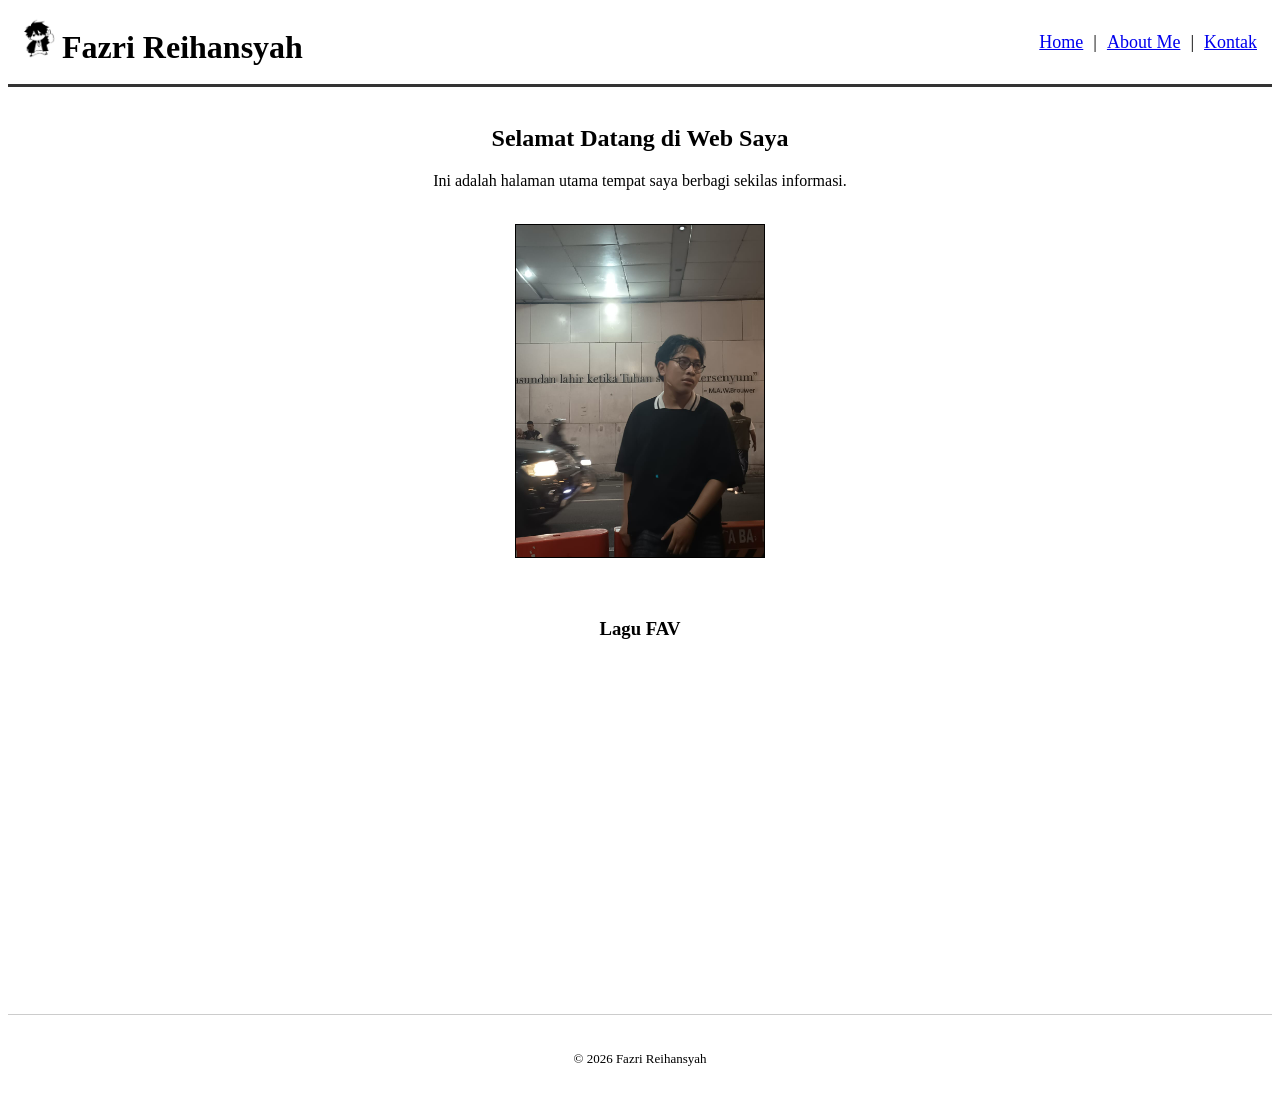
<file: PL1/Index.HTML>
<!DOCTYPE html>
<html lang="id">
<head>
  <meta charset="UTF-8">
  <meta name="viewport" content="width=device-width, initial-scale=1.0">
  <title>Home - Fazri Reihansyah</title>
  <link rel="icon" href="image/Jempol.jpg" type="image/png">
</head>

  <table width="100%" border="0" cellpadding="10" cellspacing="0">
    <tr>
      <td align="left" valign="middle">
        <img src="image/Jempol.jpg" alt="Logo" width="40" height="40">
        <font size="6"><b>Fazri Reihansyah</b></font>
      </td>
      <td align="right" valign="middle">
      <font size="4">
        <table border="0" cellpadding="5" cellspacing="0">
          <tr>
            <td><a href="Index.HTML">Home</a></td>
            <td>|</td>
            <td><a href="Aboutme.html">About Me</a></td>
            <td>|</td>
            <td><a href="Kontak.html">Kontak</a></td>
          </tr>
        </table>
      </font>
    </td>
    </tr>
  </table>

  <hr size="3" color="#333333">

  <table width="100%" border="0" cellpadding="10" cellspacing="0">
    <tr>
      <td align="center">
        <h2>Selamat Datang di Web Saya</h2>
        <p>Ini adalah halaman utama tempat saya berbagi sekilas informasi.</p>
        <br>
        <img src="image/Fazribandung.jpg" alt="Foto Utama" width="20%" border="1">
      </td>
    </tr>
    <tr>
      <td align="center">
        <br>
        <h3>Lagu FAV</h3>
        <iframe 
          width="560" 
          height="315" 
          src="https://www.youtube.com/embed/qQDaxjLReck?si=co1IRNiTsRSUTHeN" 
          title="YouTube video player" 
          frameborder="0" 
          allow="accelerometer; autoplay; clipboard-write; encrypted-media; gyroscope; picture-in-picture; web-share" 
          referrerpolicy="strict-origin-when-cross-origin" 
          allowfullscreen>
        </iframe>
      </td>
    </tr>
  </table>

  <br><hr size="1" color="#cccccc">

  <table width="100%" border="0" cellpadding="10" cellspacing="0">
    <tr>
      <td align="center">
        <p><font size="2">&copy; 2026 Fazri Reihansyah</font></p>
      </td>
    </tr>
  </table>

</body>
</html>
</file>
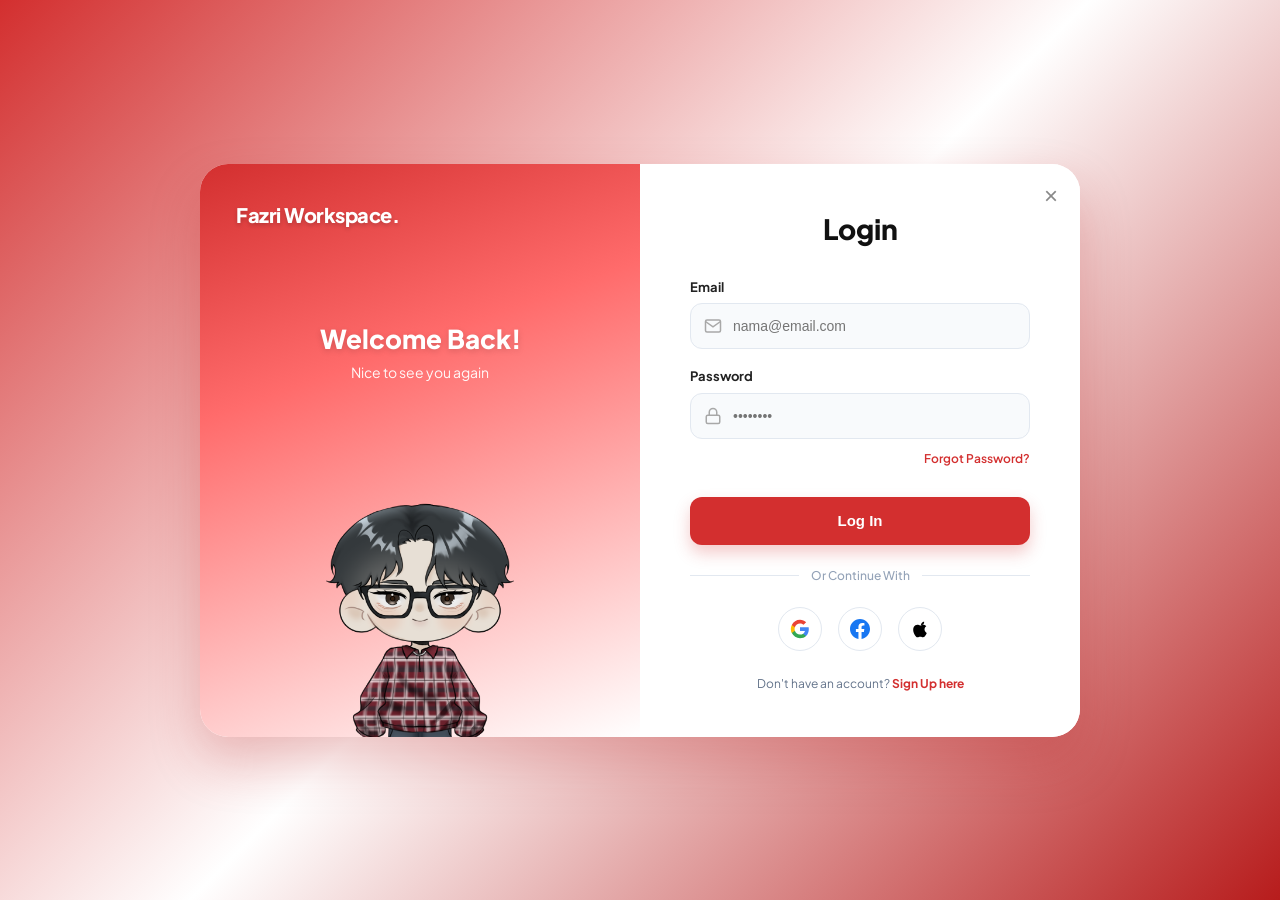
<file: Fazri/uts.html>
<!DOCTYPE html>
<html lang="id">
<head>
  <meta charset="UTF-8">
  <meta name="viewport" content="width=device-width, initial-scale=1.0">
  <title>Login - Fazri Reihansyah</title>
  <link rel="stylesheet" href="uts.css">
  <link rel="preconnect" href="https://fonts.googleapis.com">
  <link rel="preconnect" href="https://fonts.gstatic.com" crossorigin>
  <link href="https://fonts.googleapis.com/css2?family=Plus+Jakarta+Sans:wght@400;500;600;700;800&display=swap" 
  rel="stylesheet">
   <link rel="icon" href="ajiaji.png" type="image/png">
</head>
<body>
  <div class="page-background">
    <main class="login-card">
      <button type="button" class="close-btn" aria-label="Close modal">&times;</button>
      
      <section class="branding-section">
        <div class="branding-header">
          <span class="brand-name">Fazri Workspace.</span>
        </div>
        
        <div class="welcome-text">
          <h2>Welcome Back!</h2>
          <p>Nice to see you again</p>
        </div>

        <div class="peeking-container">
          <img src="ajiaji.png" alt="Fazri Anime Character" class="peeking-img">
        </div>
      </section>

      <section class="form-section">
        <div class="form-wrapper">
          <h1 class="form-title">Login</h1>

          <form class="login-form" action="#" method="POST">
            <div class="form-group">
              <label for="email">Email</label>
              <div class="input-with-icon">
                <svg class="input-icon" viewBox="0 0 24 24" fill="none" stroke="currentColor" stroke-width="2">
                  <path d="M4 4h16c1.1 0 2 .9 2 2v12c0 1.1-.9 2-2 2H4c-1.1 0-2-.9-2-2V6c0-1.1.9-2 2-2z"/>
                  <polyline points="22,6 12,13 2,6"/>
                </svg>
                <input type="email" id="email" name="email" placeholder="nama@email.com" required autocomplete="email">
              </div>
            </div>

            <div class="form-group">
              <label for="password">Password</label>
              <div class="input-with-icon">
                <svg class="input-icon" viewBox="0 0 24 24" fill="none" stroke="currentColor" stroke-width="2">
                  <rect x="3" y="11" width="18" height="11" rx="2" ry="2"/>
                  <path d="M7 11V7a5 5 0 0 1 10 0v4"/>
                </svg>
                <input type="password" id="password" name="password" placeholder="••••••••" required autocomplete="current-password">
              </div>
              <div class="forgot-wrapper">
                <a href="#" class="forgot-link">Forgot Password?</a>
              </div>
            </div>

            <button type="submit" class="btn-submit">Log In</button>

            <div class="divider">
              <span>Or Continue With</span>
            </div>

            <div class="sso-group">
              <button type="button" class="sso-btn" aria-label="Sign in with Google">
                <svg viewBox="0 0 24 24" width="20" height="20">
                  <path d="M22.56 12.25c0-.78-.07-1.53-.2-2.25H12v4.26h5.92c-.26 1.37-1.04 2.53-2.21 3.31v2.77h3.57c2.08-1.92 3.28-4.74 3.28-8.09z" fill="#4285F4"/>
                  <path d="M12 23c2.97 0 5.46-.98 7.28-2.66l-3.57-2.77c-.98.66-2.23 1.06-3.71 1.06-2.86 0-5.29-1.93-6.16-4.53H2.18v2.84C3.99 20.53 7.7 23 12 23z" fill="#34A853"/>
                  <path d="M5.84 14.09c-.22-.66-.35-1.36-.35-2.09s.13-1.43.35-2.09V7.06H2.18C1.43 8.55 1 10.22 1 12s.43 3.45 1.18 4.94l2.85-2.22.81-.63z" fill="#FBBC05"/>
                  <path d="M12 5.38c1.62 0 3.06.56 4.21 1.64l3.15-3.15C17.45 2.09 14.97 1 12 1 7.7 1 3.99 3.47 2.18 7.06l3.66 2.84c.87-2.6 3.3-4.52 6.16-4.52z" fill="#EA4335"/>
                </svg>
              </button>
              <button type="button" class="sso-btn" aria-label="Sign in with Facebook">
                <svg viewBox="0 0 24 24" width="20" height="20" fill="#1877F2">
                  <path d="M24 12.073c0-6.627-5.373-12-12-12s-12 5.373-12 12c0 5.99 4.388 10.954 10.125 11.854v-8.385H7.078v-3.47h3.047V9.43c0-3.007 1.792-4.669 4.533-4.669 1.312 0 2.686.235 2.686.235v2.953H15.83c-1.491 0-1.956.925-1.956 1.874v2.25h3.328l-.532 3.47h-2.796v8.385C19.612 23.027 24 18.062 24 12.073z"/>
                </svg>
              </button>
              <button type="button" class="sso-btn" aria-label="Sign in with Apple">
                <svg viewBox="0 0 24 24" width="20" height="20" fill="#000000">
                  <path d="M18.71 19.5c-.83 1.24-1.71 2.45-3.05 2.47-1.34.03-1.77-.79-3.29-.79-1.53 0-2 .77-3.27.82-1.31.05-2.3-1.32-3.14-2.53C4.25 17 2.94 12.45 4.7 9.39c.87-1.52 2.43-2.48 4.12-2.51 1.28-.02 2.5.87 3.29.87.78 0 2.26-1.07 3.81-.91.65.03 2.47.26 3.64 1.98-.09.06-2.17 1.28-2.15 3.81.03 3.02 2.65 4.03 2.68 4.04-.03.07-.42 1.44-1.38 2.83M15.97 6.32c.67-.82 1.12-1.96.99-3.1-.97.04-2.14.65-2.83 1.46-.61.72-1.15 1.88-.99 3 1.08.08 2.16-.54 2.83-1.36z"/>
                </svg>
              </button>
            </div>

            <p class="register-text">
              Don't have an account? <a href="#">Sign Up here</a>
            </p>
          </form>
        </div>
      </section>
    </main>
  </div>
</body>
</html>
</file>
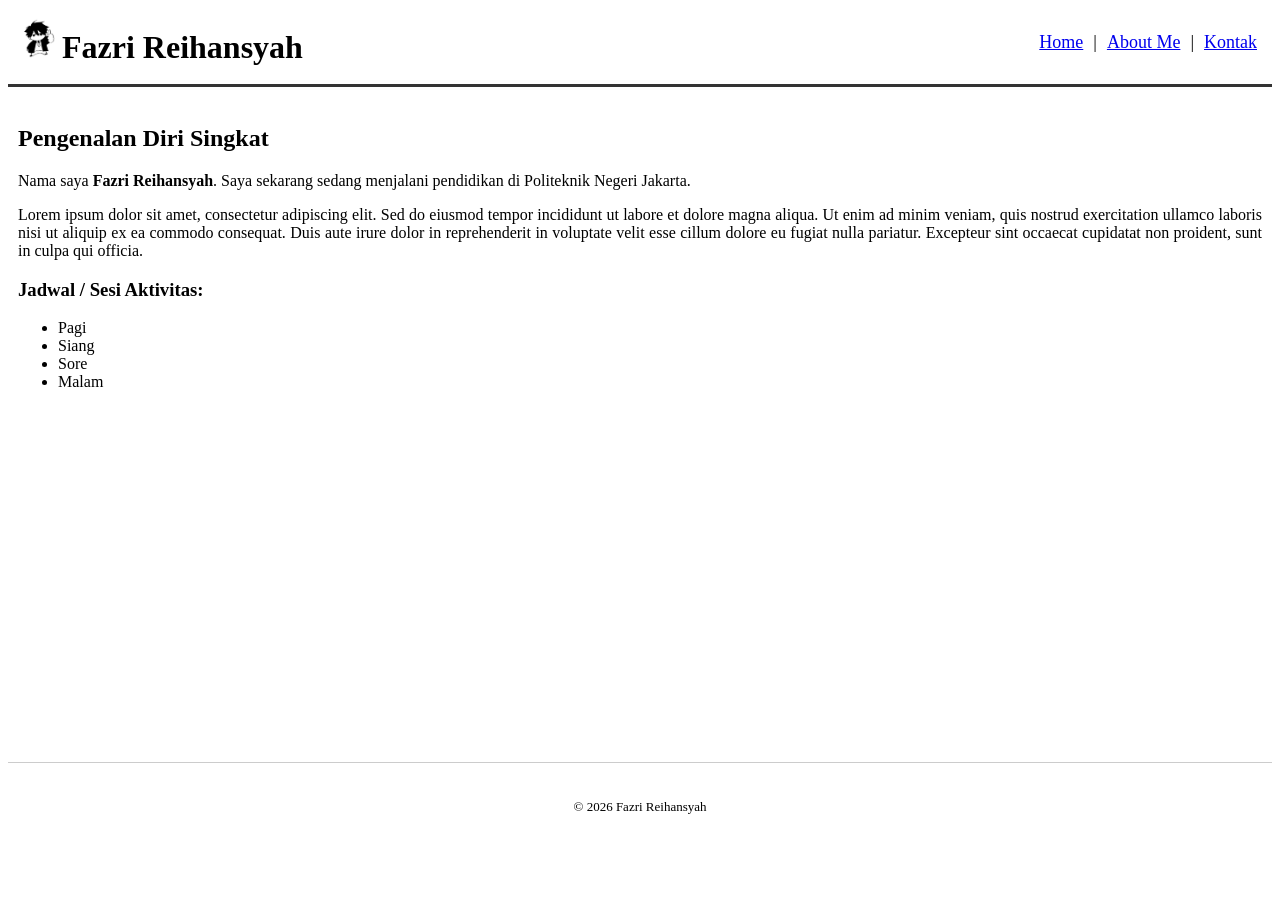
<file: PL1/Aboutme.html>
<!DOCTYPE html>
<html lang="id">

<head
  <meta charset="UTF-8">
  <meta name="viewport" content="width=device-width, initial-scale=1.0">
  <title>About Me - Fazri Reihansyah</title>
  <link rel="icon" href="image/Jempol.jpg" type="image/png">

  <table width="100%" border="0" cellpadding="10" cellspacing="0">
    <tr>
      <td align="left" valign="middle">
        <img src="image/Jempol.jpg" alt="Logo" width="40" height="40">
        <font size="6"><b>Fazri Reihansyah</b></font>
      </td>
     <td align="right" valign="middle">
      <font size="4">
        <table border="0" cellpadding="5" cellspacing="0">
          <tr>
            <td><a href="Index.HTML">Home</a></td>
            <td>|</td>
            <td><a href="Aboutme.html">About Me</a></td>
            <td>|</td>
            <td><a href="Kontak.html">Kontak</a></td>
          </tr>
        </table>
      </font>
    </td>
    </tr>
  </table>

  <hr size="3" color="#333333">

  <table width="100%" border="0" cellpadding="10" cellspacing="0">
    <tr>
      <td>
        <h2>Pengenalan Diri Singkat</h2>
        <p align="justify">
          Nama saya <b>Fazri Reihansyah</b>. Saya sekarang sedang menjalani pendidikan di Politeknik Negeri Jakarta.
        </p>
        <p align="justify">
          Lorem ipsum dolor sit amet, consectetur adipiscing elit. Sed do eiusmod tempor incididunt ut labore et dolore magna aliqua. 
          Ut enim ad minim veniam, quis nostrud exercitation ullamco laboris nisi ut aliquip ex ea commodo consequat. 
          Duis aute irure dolor in reprehenderit in voluptate velit esse cillum dolore eu fugiat nulla pariatur. 
          Excepteur sint occaecat cupidatat non proident, sunt in culpa qui officia.
        </p>

        <h3>Jadwal / Sesi Aktivitas:</h3>
        <ul>
          <li>Pagi</li>
          <li>Siang</li>
          <li>Sore</li>
          <li>Malam</li>
        </ul>
        <iframe width="560" height="315" src="https://www.youtube.com/embed/C2AFd1PLsF8?si=tDre3S5zelO4FUrZ" title="YouTube video player" frameborder="0" allow="accelerometer; autoplay; clipboard-write; encrypted-media; gyroscope; picture-in-picture; web-share" referrerpolicy="strict-origin-when-cross-origin" allowfullscreen></iframe>
      </td>
    </tr>
  </table>

  <br><hr size="1" color="#cccccc">

  <table width="100%" border="0" cellpadding="10" cellspacing="0">
    <tr>
      <td align="center">
        <p><font size="2">&copy; 2026 Fazri Reihansyah</font></p>
      </td>
    </tr>
  </table>

</body>
</html>
</file>
<file: Fazri/uts.css>
* {
  box-sizing: border-box;
  margin: 0;
  padding: 0;
}

body {
  font-family: 'Plus Jakarta Sans', sans-serif;
  background-color: #f8f9fa;
  color: #111111;
  line-height: 1.5;
}

.page-background {
  min-height: 100vh;
  display: flex;
  align-items: center;
  justify-content: center;
  background: linear-gradient(135deg, #d32f2f 0%, #ffffff 50%, #b71c1c 100%);
  padding: 20px;
}

.login-card {
  background-color: #ffffff;
  width: 100%;
  max-width: 880px;
  border-radius: 28px;
  display: flex;
  flex-direction: column;
  position: relative;
  overflow: hidden;
  box-shadow: 0 25px 50px rgba(183, 28, 28, 0.25);
}

.close-btn {
  position: absolute;
  top: 18px;
  right: 22px;
  background: none;
  border: none;
  font-size: 24px;
  color: #888888;
  cursor: pointer;
  z-index: 10;
}

.close-btn:hover {
  color: #d32f2f;
}

.branding-section {
  background: linear-gradient(160deg, #d32f2f 0%, #ff6b6b 35%, #ffffff 100%);
  padding: 36px 36px 0 36px;
  display: flex;
  flex-direction: column;
  justify-content: space-between;
  position: relative;
  overflow: hidden;
}

.brand-name {
  font-weight: 800;
  font-size: 20px;
  color: #ffffff;
  text-shadow: 0 2px 4px rgba(0,0,0,0.2);
  letter-spacing: -0.5px;
}

.welcome-text {
  text-align: center;
  margin-top: 15px;
  z-index: 2;
}

.welcome-text h2 {
  color: #ffffff;
  font-size: 26px;
  font-weight: 800;
  text-shadow: 0 2px 6px rgba(0,0,0,0.15);
}

.welcome-text p {
  color: #ffffff;
  font-size: 14px;
  margin-top: 4px;
  opacity: 0.95;
}

.peeking-container {
  display: flex;
  justify-content: center;
  align-items: flex-end;
  width: 100%;
  height: 280px;
  overflow: hidden; 
  position: relative;
}

.peeking-img {
  width: 130%; 
  max-width: 380px;
  height: auto;
  object-fit: contain;
  margin-bottom: -150px; 
  transition: transform 0.4s cubic-bezier(0.175, 0.885, 0.32, 1.275);
}

.branding-section:hover .peeking-img {
  transform: translateY(-30px);
}

.form-section {
  padding: 44px 36px;
  display: flex;
  align-items: center;
  justify-content: center;
  background-color: #ffffff;
}

.form-wrapper {
  width: 100%;
  max-width: 340px;
}

.form-title {
  font-size: 28px;
  font-weight: 800;
  text-align: center;
  margin-bottom: 28px;
  color: #111111;
}

.form-group {
  margin-bottom: 18px;
}

.form-group label {
  display: block;
  font-size: 13px;
  font-weight: 700;
  margin-bottom: 6px;
  color: #222222;
}

.input-with-icon {
  position: relative;
  display: flex;
  align-items: center;
}

.input-icon {
  position: absolute;
  left: 14px;
  width: 18px;
  height: 18px;
  stroke: #a8a8a8;
}

.input-with-icon input {
  width: 100%;
  height: 46px;
  padding: 0 16px 0 42px;
  border: 1.5px solid #e2e8f0;
  border-radius: 12px;
  font-size: 14px;
  background-color: #f8fafc;
  outline: none;
  transition: all 0.2s;
}

.input-with-icon input:focus {
  border-color: #d32f2f;
  background-color: #ffffff;
  box-shadow: 0 0 0 4px rgba(211, 47, 47, 0.12);
}

.forgot-wrapper {
  text-align: right;
  margin-top: 6px;
}

.forgot-link {
  font-size: 12px;
  color: #d32f2f;
  text-decoration: none;
  font-weight: 600;
}

.forgot-link:hover {
  text-decoration: underline;
}

.btn-submit {
  width: 100%;
  height: 48px;
  background-color: #d32f2f;
  color: #ffffff;
  border: none;
  border-radius: 12px;
  font-size: 15px;
  font-weight: 700;
  cursor: pointer;
  margin-top: 10px;
  box-shadow: 0 8px 16px rgba(211, 47, 47, 0.25);
  transition: all 0.2s;
}

.btn-submit:hover {
  background-color: #b71c1c;
  transform: translateY(-1px);
}

.btn-submit:active {
  transform: translateY(0);
}

.divider {
  display: flex;
  align-items: center;
  margin: 22px 0;
}

.divider::before,
.divider::after {
  content: '';
  flex: 1;
  border-bottom: 1px solid #e2e8f0;
}

.divider span {
  padding: 0 12px;
  font-size: 12px;
  color: #94a3b8;
  font-weight: 500;
}

.sso-group {
  display: flex;
  justify-content: center;
  gap: 16px;
  margin-bottom: 24px;
}

.sso-btn {
  width: 44px;
  height: 44px;
  border-radius: 50%;
  border: 1px solid #e2e8f0;
  background-color: #ffffff;
  display: flex;
  align-items: center;
  justify-content: center;
  cursor: pointer;
  transition: all 0.2s;
}

.sso-btn:hover {
  border-color: #d32f2f;
  background-color: #fff5f5;
  transform: translateY(-2px);
}

.register-text {
  text-align: center;
  font-size: 12px;
  color: #64748b;
}

.register-text a {
  color: #d32f2f;
  text-decoration: none;
  font-weight: 700;
}

.register-text a:hover {
  text-decoration: underline;
}

@media (min-width: 768px) {
  .login-card {
    flex-direction: row;
  }

  .branding-section {
    flex: 1;
  }

  .form-section {
    flex: 1;
  }
}
</file>
